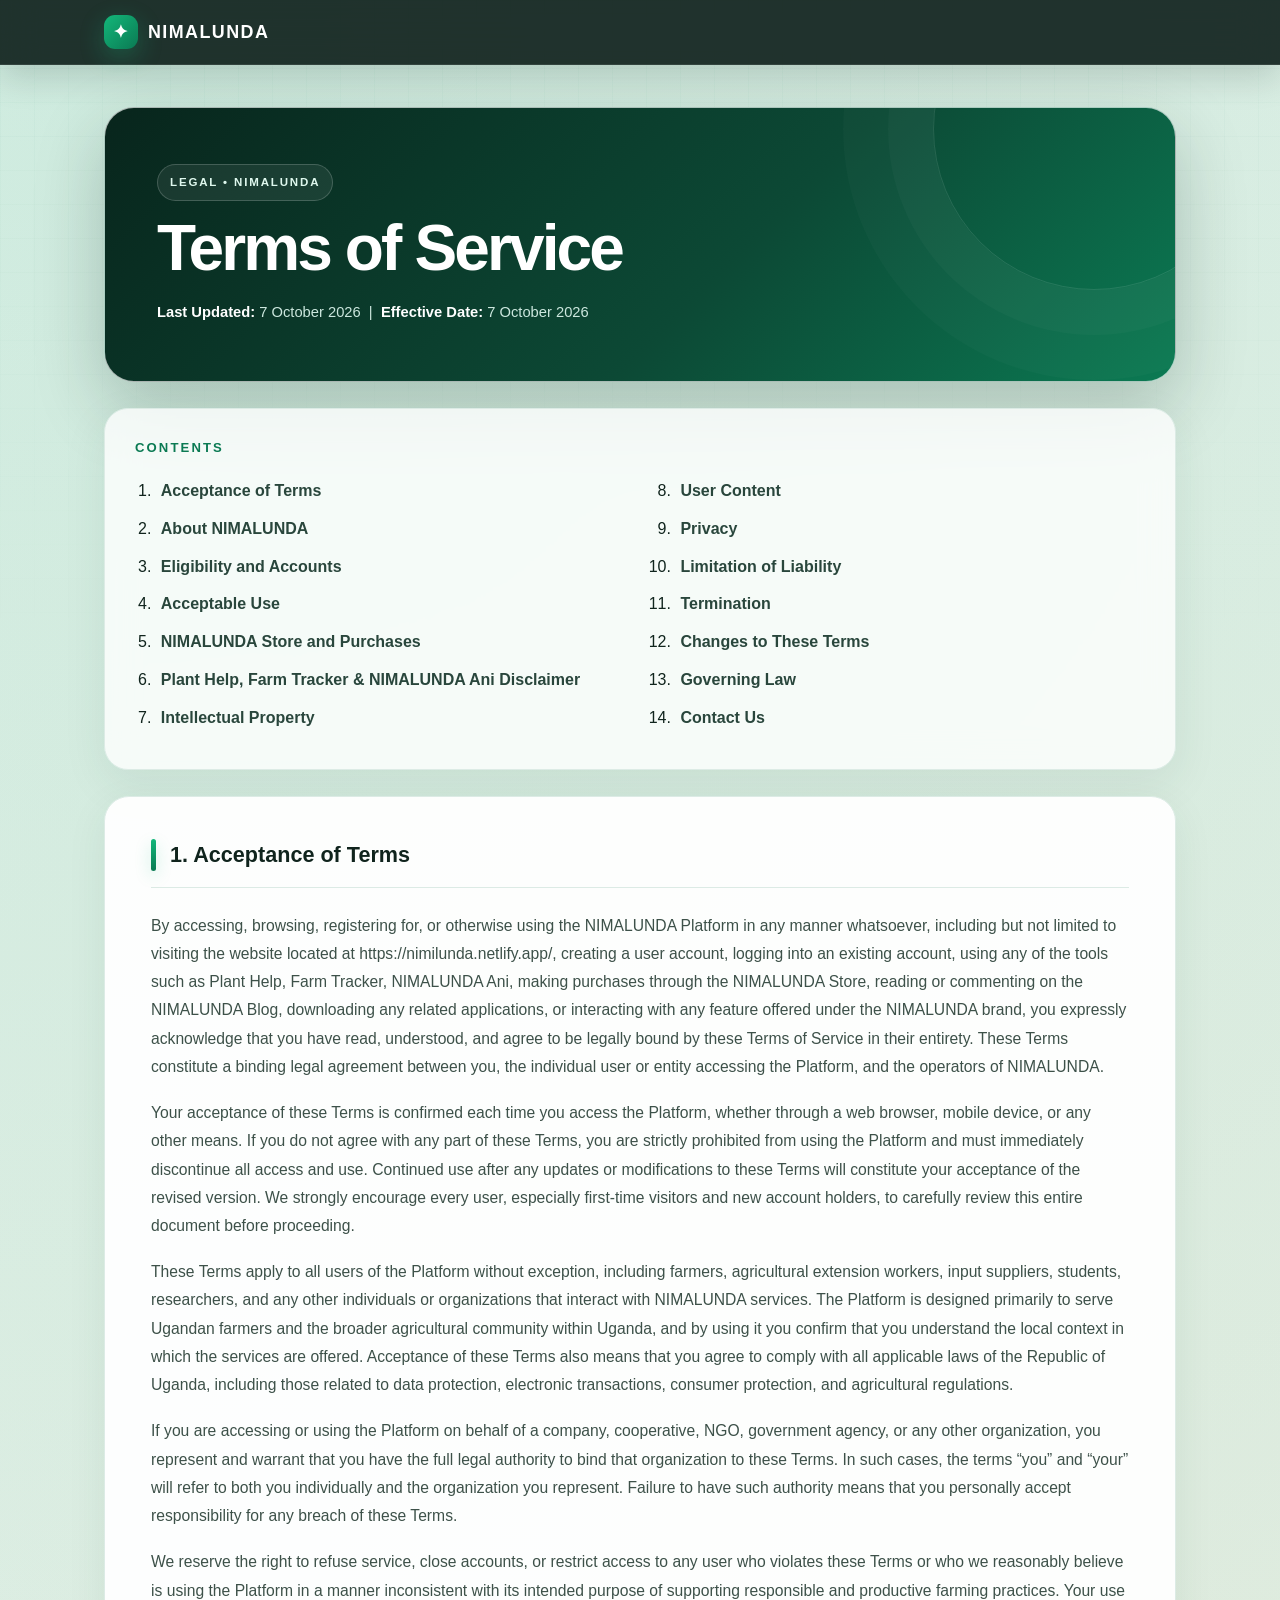
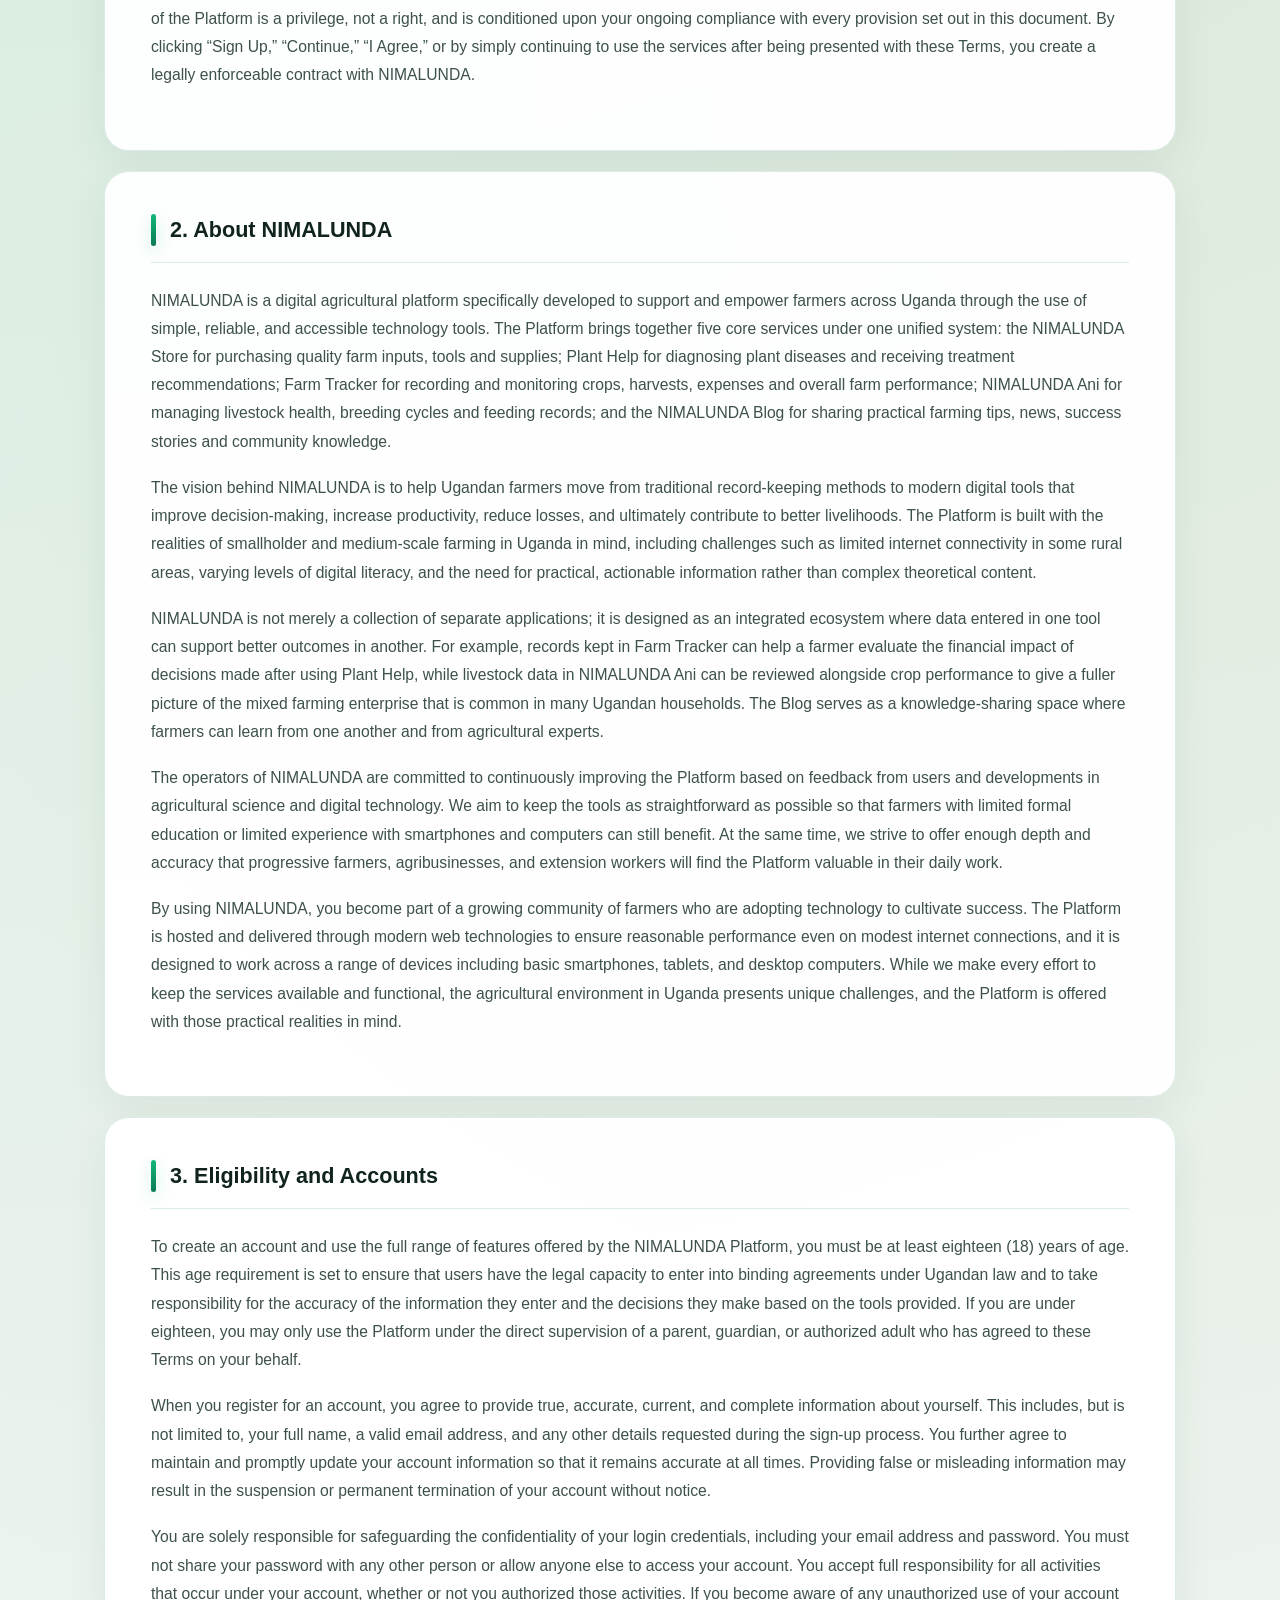
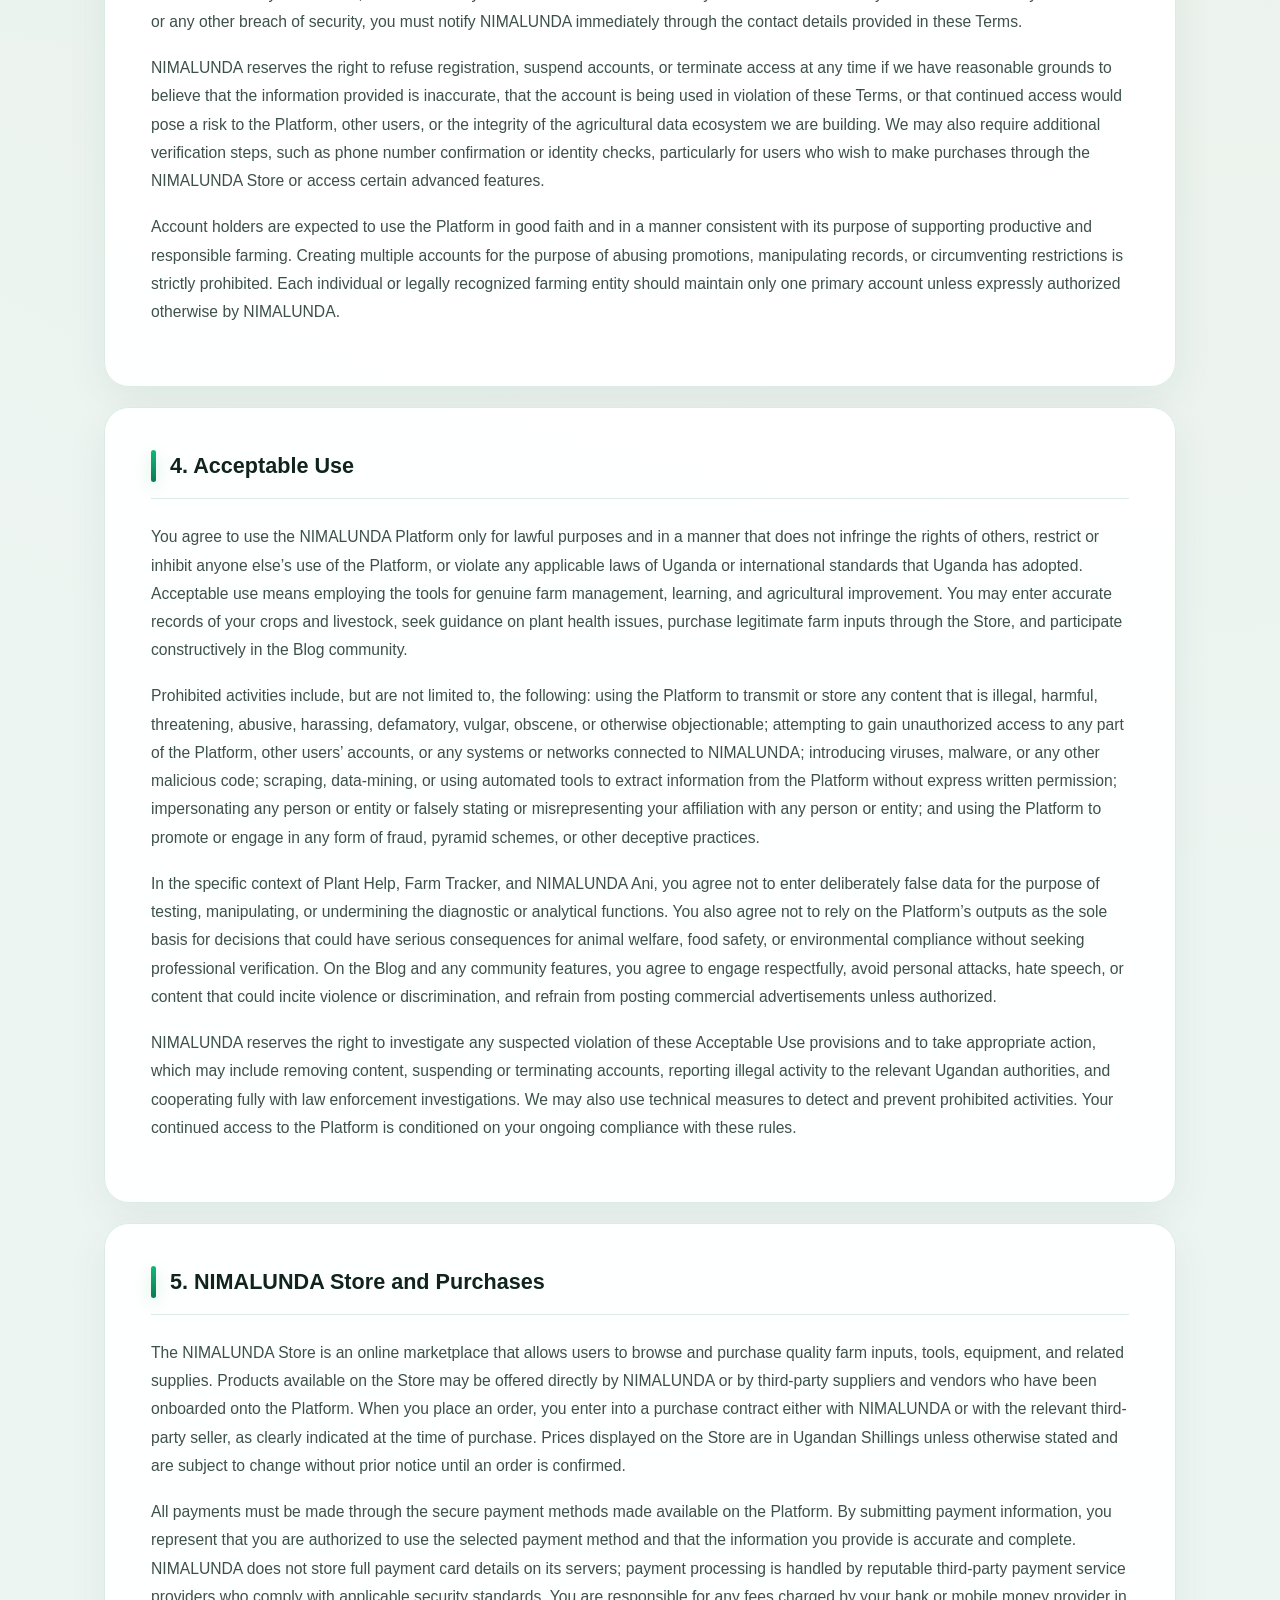
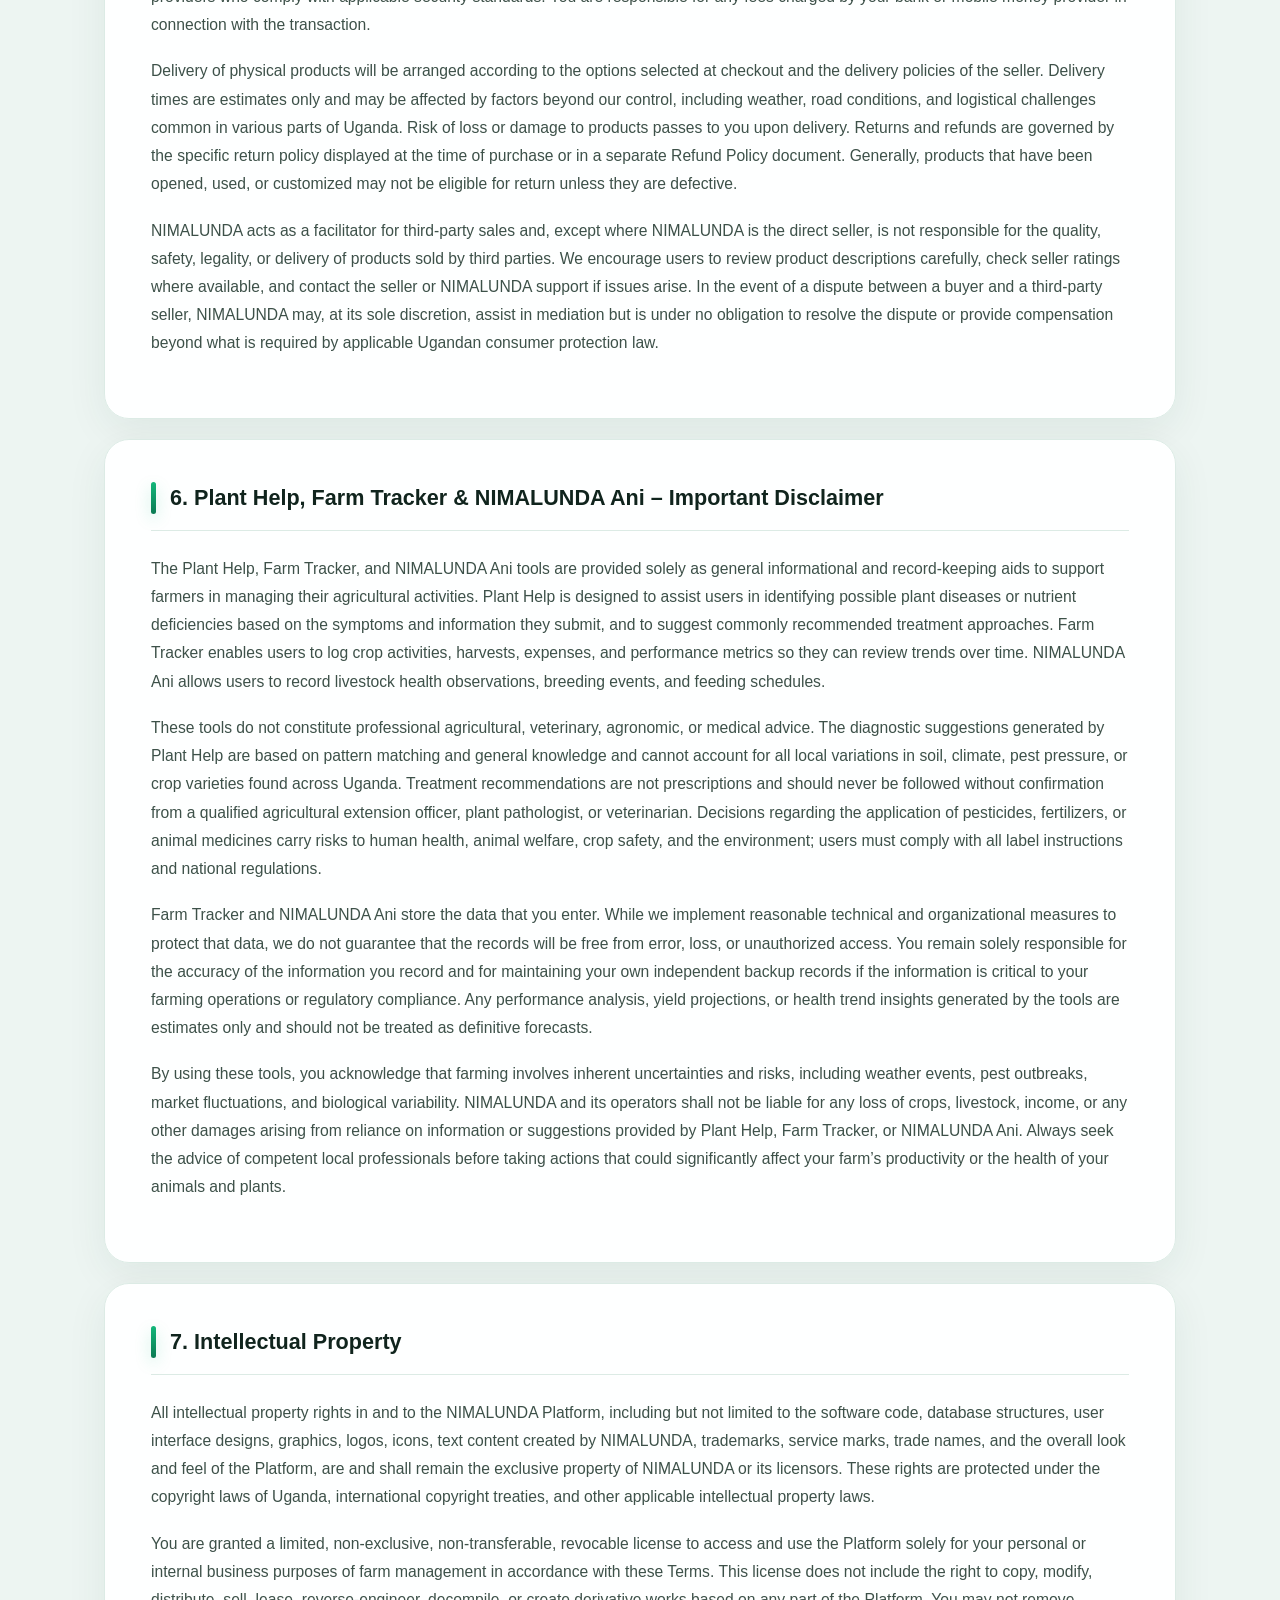
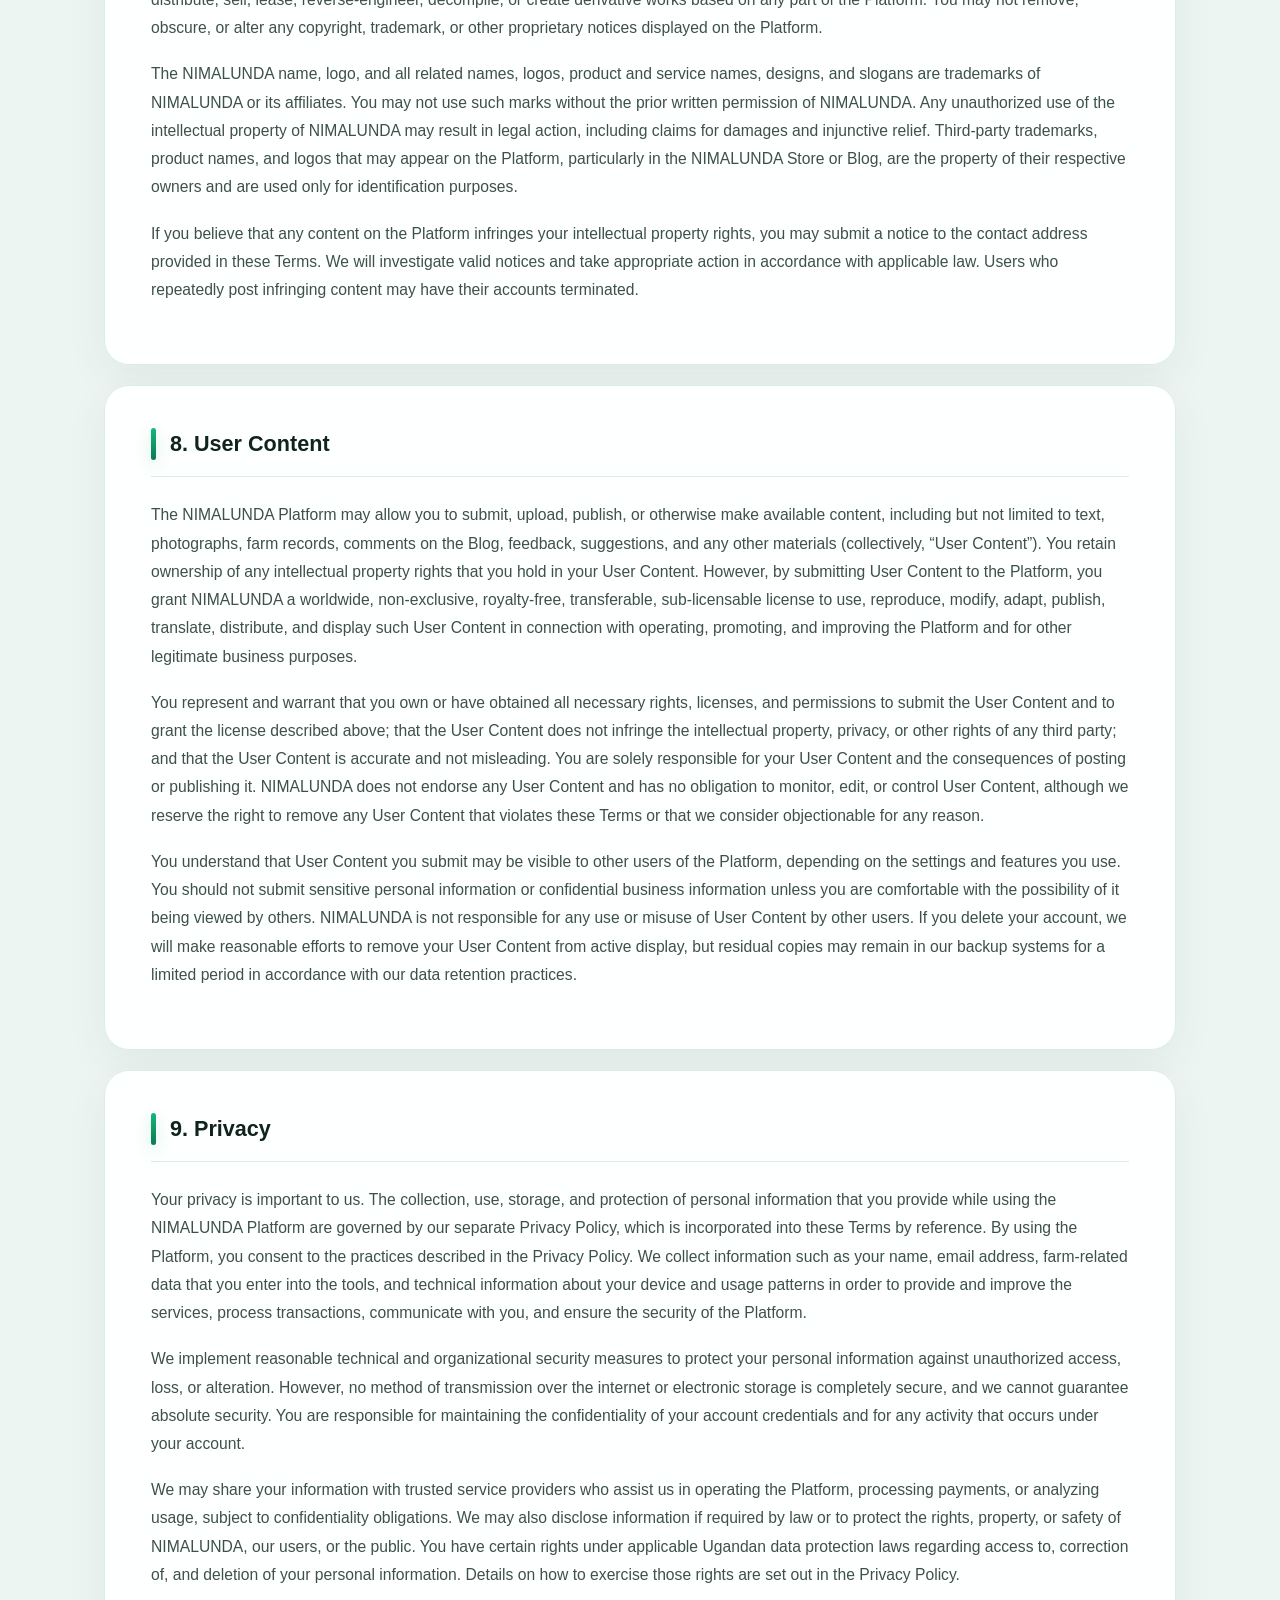
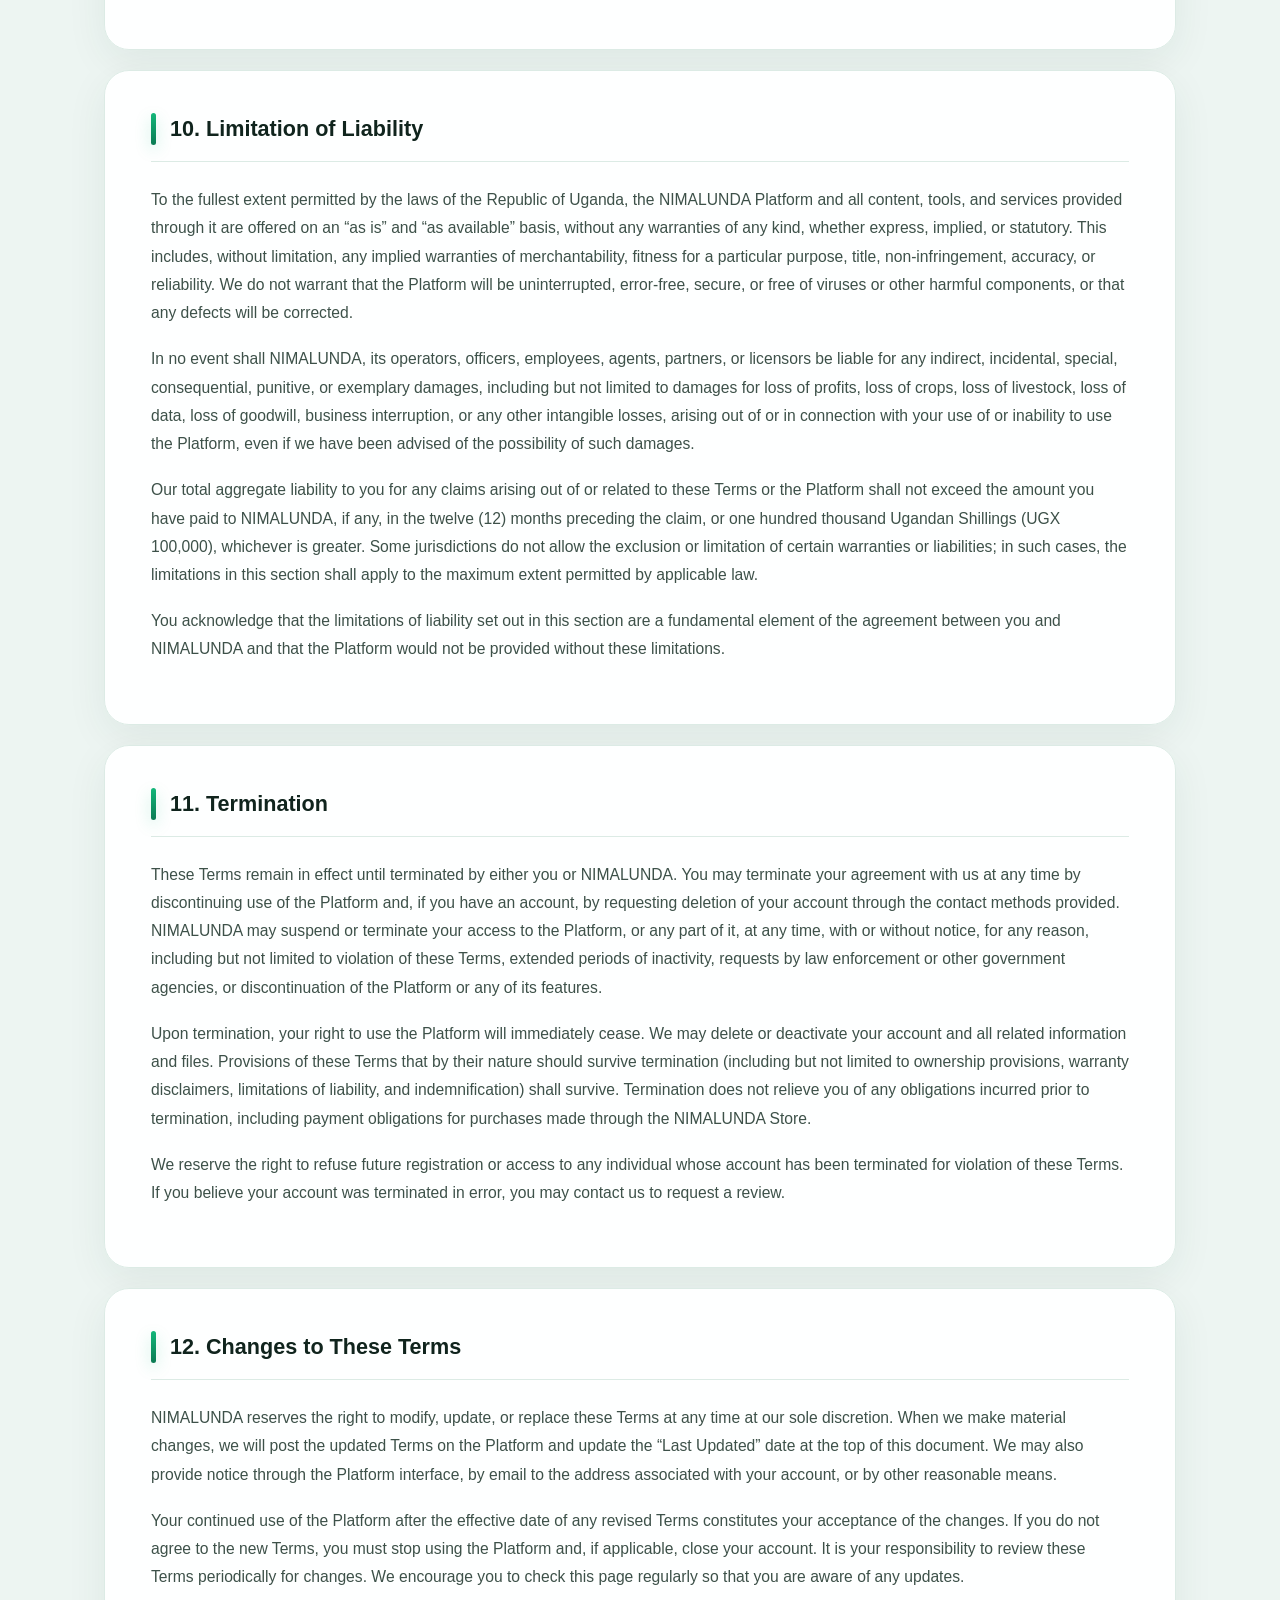
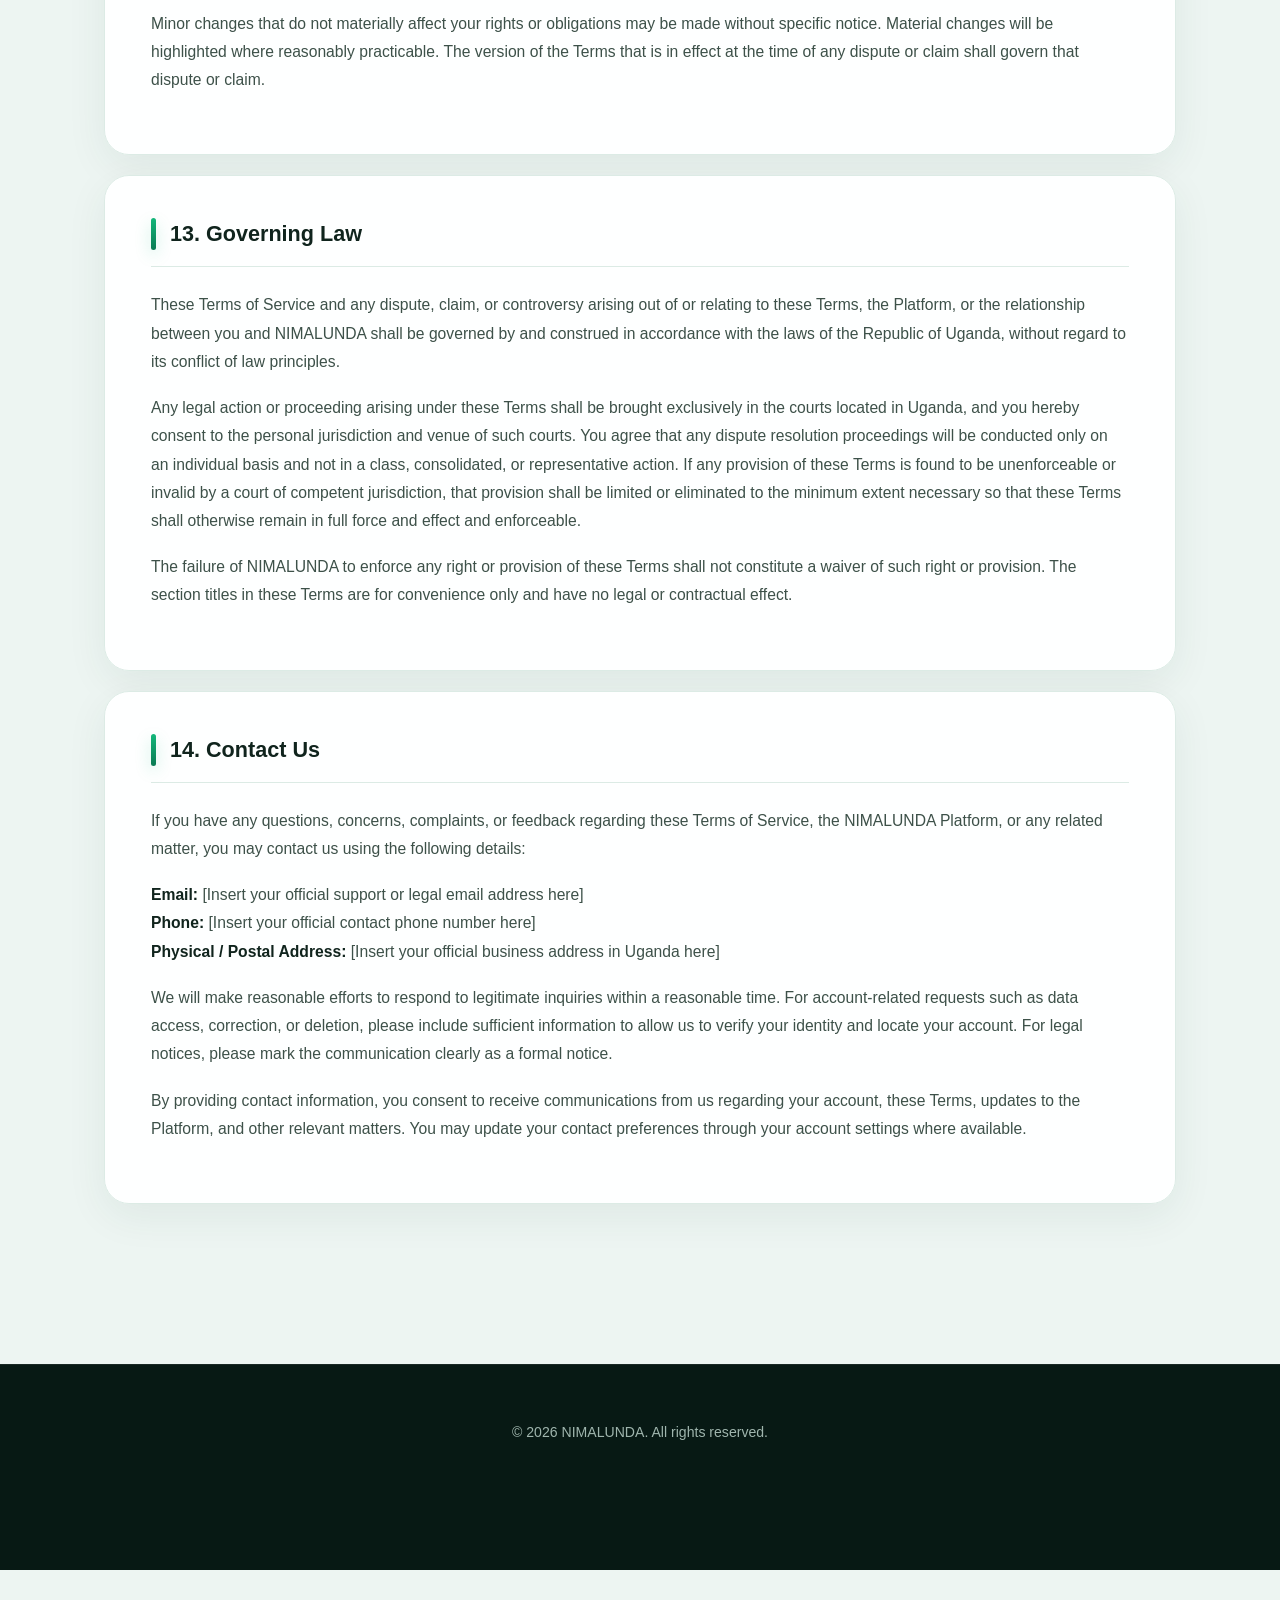
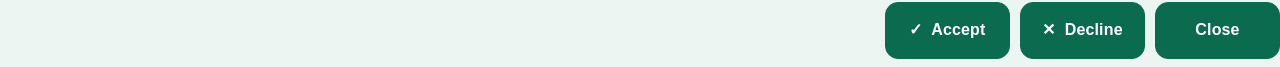
<file: public/terms.html>
<!DOCTYPE html>
<html lang="en">
<head>
  <meta charset="UTF-8" />
  <meta name="viewport" content="width=device-width, initial-scale=1.0" />
  <title>Terms of Service – NIMALUNDA</title>
  <style>
    :root{--green:#0b7a53;--green2:#13b77a;--mint:#dff8ee;--ink:#10241d;--muted:#71827b;--line:#dcebe5;--paper:#fff;--bg:#edf5f2;--dark:#071914;--gold:#d8b36a;}
    *{margin:0;padding:0;box-sizing:border-box}
    html{scroll-behavior:smooth}
    body{font-family:Inter,-apple-system,BlinkMacSystemFont,"Segoe UI",Roboto,Arial,sans-serif;line-height:1.8;color:var(--ink);background:radial-gradient(circle at 10% 0%,rgba(19,183,122,.14),transparent 30%),radial-gradient(circle at 90% 15%,rgba(216,179,106,.10),transparent 25%),var(--bg);}
    body:before{content:"";position:fixed;inset:0;pointer-events:none;background-image:linear-gradient(rgba(11,122,83,.025) 1px,transparent 1px),linear-gradient(90deg,rgba(11,122,83,.025) 1px,transparent 1px);background-size:34px 34px;mask-image:linear-gradient(to bottom,black,transparent 75%);}
    header{position:sticky;top:0;z-index:100;background:rgba(7,25,20,.88);backdrop-filter:blur(18px);-webkit-backdrop-filter:blur(18px);border-bottom:1px solid rgba(255,255,255,.09);box-shadow:0 12px 35px rgba(4,22,16,.16)}
    .header-container{max-width:1120px;margin:auto;padding:15px 24px;display:flex;justify-content:space-between;align-items:center}
    .logo{display:flex;align-items:center;gap:10px;color:#fff;text-decoration:none;font-weight:850;font-size:1.12rem;letter-spacing:.08em}.logo:before{content:"✦";display:grid;place-items:center;width:34px;height:34px;border-radius:11px;background:linear-gradient(135deg,var(--green2),var(--green));box-shadow:0 8px 24px rgba(19,183,122,.3);color:white}
    .back-link{display:inline-flex;align-items:center;gap:8px;padding:9px 15px;border:1px solid rgba(255,255,255,.14);border-radius:999px;color:#dff8ee;text-decoration:none;font-size:.88rem;font-weight:700;transition:.25s}.back-link:hover{background:rgba(255,255,255,.08);transform:translateY(-1px)}
    main{max-width:1120px;margin:auto;padding:42px 24px 140px;position:relative}
    .page-header{position:relative;overflow:hidden;padding:56px 52px;margin-bottom:26px;border:1px solid rgba(255,255,255,.65);border-radius:30px;background:linear-gradient(135deg,#08251c 0%,#0c4935 58%,#0b7a53 100%);box-shadow:0 25px 70px rgba(7,38,28,.22);color:white}.page-header:after{content:"";position:absolute;width:320px;height:320px;border:1px solid rgba(255,255,255,.11);border-radius:50%;right:-80px;top:-140px;box-shadow:0 0 0 45px rgba(255,255,255,.025),0 0 0 90px rgba(255,255,255,.02)}
    .page-header:before{content:"LEGAL • NIMALUNDA";display:inline-block;margin-bottom:15px;padding:7px 12px;border:1px solid rgba(255,255,255,.18);border-radius:999px;background:rgba(255,255,255,.07);font-size:.72rem;font-weight:800;letter-spacing:.16em;color:#dff8ee}
    .page-header h1{font-size:clamp(2.3rem,5vw,4.1rem);line-height:1.02;letter-spacing:-.045em;margin-bottom:18px;position:relative;z-index:1}.meta{color:#cce7de;font-size:.92rem;position:relative;z-index:1}.meta strong{color:#fff}
    .toc{padding:27px 30px;margin-bottom:26px;border:1px solid var(--line);border-radius:24px;background:rgba(255,255,255,.78);backdrop-filter:blur(16px);box-shadow:0 14px 45px rgba(21,66,51,.08)}.toc h2{font-size:.82rem;text-transform:uppercase;letter-spacing:.16em;color:var(--green);margin-bottom:17px}.toc ol{padding-left:1.3rem;columns:2;column-gap:50px}.toc li{margin:0 0 9px;break-inside:avoid;padding-left:5px}.toc a{color:#29463c;text-decoration:none;font-weight:600;transition:.2s}.toc a:hover{color:var(--green2);padding-left:3px}
    section{position:relative;background:rgba(255,255,255,.94);border:1px solid var(--line);border-radius:25px;padding:42px 46px;margin-bottom:20px;scroll-margin-top:90px;box-shadow:0 12px 42px rgba(23,67,52,.07);transition:transform .25s,box-shadow .25s,border-color .25s}section:hover{transform:translateY(-2px);box-shadow:0 20px 55px rgba(23,67,52,.11);border-color:#c8e2d8}
    section h2{display:flex;align-items:center;gap:14px;font-size:1.35rem;line-height:1.3;font-weight:850;color:var(--ink);margin-bottom:24px;padding-bottom:16px;border-bottom:1px solid var(--line)}section h2:before{content:"";width:5px;height:32px;border-radius:99px;background:linear-gradient(var(--green2),var(--green));box-shadow:0 5px 15px rgba(19,183,122,.25);flex:none}section p{margin-bottom:18px;color:#3d5149;font-size:.98rem}section ul,section ol{margin:14px 0 22px 1.4rem}section li{margin-bottom:8px;color:#3d5149}strong{color:var(--ink)}
    footer{text-align:center;padding:55px 24px 125px;color:#9fb5ad;font-size:.88rem;background:var(--dark);border-top:1px solid rgba(255,255,255,.07)}
    .terms-actions{
  display:flex;
  justify-content:flex-end;
  align-items:center;
  gap:10px;
  margin:32px 0 8px;
  padding:0;
  border:0;
  background:transparent;
  box-shadow:none;
  backdrop-filter:none;
  -webkit-backdrop-filter:none;
}
    .terms-actions button{appearance:none;border:0;min-width:125px;padding:13px 20px;border-radius:13px;font:inherit;font-weight:800;letter-spacing:.01em;cursor:pointer;transition:transform .2s,box-shadow .2s,background .2s}.terms-actions button:hover{
  background:#095b43;
  border-color:#095b43!important;
  transform:translateY(-1px);
  box-shadow:0 5px 14px rgba(11,107,79,.18);
}.accept-btn{
  color:#ffffff;
  background:#0b6b4f;
  border:1px solid #0b6b4f!important;
  box-shadow:none;
  align-self:center;
}.accept-btn:hover{box-shadow:0 12px 28px rgba(19,183,122,.38)}.decline-btn{
  color:#ffffff;
  background:#0b6b4f;
  border:1px solid #0b6b4f!important;
}.decline-btn:hover{background:rgba(184,52,52,.25)}.close-btn{
  color:#ffffff;
  background:#0b6b4f;
  border:1px solid #0b6b4f!important;
}.close-btn:hover{background:rgba(255,255,255,.13)}
    @media(max-width:700px){.header-container{padding:12px 16px}.back-link{font-size:.8rem;padding:8px 11px}main{padding:25px 14px 130px}.page-header{padding:38px 27px;border-radius:23px}.toc{padding:22px;border-radius:20px}.toc ol{columns:1}section{padding:30px 23px;border-radius:20px}section h2{font-size:1.2rem}.terms-actions{width:calc(100% - 24px);bottom:12px;justify-content:stretch}.terms-actions button{min-width:0;flex:1;padding:12px 8px;font-size:.82rem}.page-header h1{font-size:2.45rem}}
    @media(prefers-reduced-motion:reduce){html{scroll-behavior:auto}*,*:before,*:after{transition:none!important}}
  </style>
</head>
<body>

  <header>
    <div class="header-container">
      <a class="logo">NIMALUNDA</a>
    </div>
  </header>

  <main>
    <div class="page-header">
      <h1>Terms of Service</h1>
      <p class="meta">
        <strong>Last Updated:</strong> 7 October 2026 &nbsp;|&nbsp; 
        <strong>Effective Date:</strong> 7 October 2026
      </p>
    </div>

    <!-- Table of Contents -->
    <div class="toc">
      <h2>Contents</h2>
      <ol>
        <li><a href="#acceptance">Acceptance of Terms</a></li>
        <li><a href="#about">About NIMALUNDA</a></li>
        <li><a href="#eligibility">Eligibility and Accounts</a></li>
        <li><a href="#acceptable-use">Acceptable Use</a></li>
        <li><a href="#store">NIMALUNDA Store and Purchases</a></li>
        <li><a href="#disclaimer">Plant Help, Farm Tracker & NIMALUNDA Ani Disclaimer</a></li>
        <li><a href="#ip">Intellectual Property</a></li>
        <li><a href="#user-content">User Content</a></li>
        <li><a href="#privacy">Privacy</a></li>
        <li><a href="#liability">Limitation of Liability</a></li>
        <li><a href="#termination">Termination</a></li>
        <li><a href="#changes">Changes to These Terms</a></li>
        <li><a href="#governing-law">Governing Law</a></li>
        <li><a href="#contact">Contact Us</a></li>
      </ol>
    </div>

    <!-- SECTION 1 -->
    <section id="acceptance">
      <h2>1. Acceptance of Terms</h2>
      <p>By accessing, browsing, registering for, or otherwise using the NIMALUNDA Platform in any manner whatsoever, including but not limited to visiting the website located at https://nimilunda.netlify.app/, creating a user account, logging into an existing account, using any of the tools such as Plant Help, Farm Tracker, NIMALUNDA Ani, making purchases through the NIMALUNDA Store, reading or commenting on the NIMALUNDA Blog, downloading any related applications, or interacting with any feature offered under the NIMALUNDA brand, you expressly acknowledge that you have read, understood, and agree to be legally bound by these Terms of Service in their entirety. These Terms constitute a binding legal agreement between you, the individual user or entity accessing the Platform, and the operators of NIMALUNDA.</p>
      <p>Your acceptance of these Terms is confirmed each time you access the Platform, whether through a web browser, mobile device, or any other means. If you do not agree with any part of these Terms, you are strictly prohibited from using the Platform and must immediately discontinue all access and use. Continued use after any updates or modifications to these Terms will constitute your acceptance of the revised version. We strongly encourage every user, especially first-time visitors and new account holders, to carefully review this entire document before proceeding.</p>
      <p>These Terms apply to all users of the Platform without exception, including farmers, agricultural extension workers, input suppliers, students, researchers, and any other individuals or organizations that interact with NIMALUNDA services. The Platform is designed primarily to serve Ugandan farmers and the broader agricultural community within Uganda, and by using it you confirm that you understand the local context in which the services are offered. Acceptance of these Terms also means that you agree to comply with all applicable laws of the Republic of Uganda, including those related to data protection, electronic transactions, consumer protection, and agricultural regulations.</p>
      <p>If you are accessing or using the Platform on behalf of a company, cooperative, NGO, government agency, or any other organization, you represent and warrant that you have the full legal authority to bind that organization to these Terms. In such cases, the terms “you” and “your” will refer to both you individually and the organization you represent. Failure to have such authority means that you personally accept responsibility for any breach of these Terms.</p>
      <p>We reserve the right to refuse service, close accounts, or restrict access to any user who violates these Terms or who we reasonably believe is using the Platform in a manner inconsistent with its intended purpose of supporting responsible and productive farming practices. Your use of the Platform is a privilege, not a right, and is conditioned upon your ongoing compliance with every provision set out in this document. By clicking “Sign Up,” “Continue,” “I Agree,” or by simply continuing to use the services after being presented with these Terms, you create a legally enforceable contract with NIMALUNDA.</p>
    </section>

    <!-- SECTION 2 -->
    <section id="about">
      <h2>2. About NIMALUNDA</h2>
      <p>NIMALUNDA is a digital agricultural platform specifically developed to support and empower farmers across Uganda through the use of simple, reliable, and accessible technology tools. The Platform brings together five core services under one unified system: the NIMALUNDA Store for purchasing quality farm inputs, tools and supplies; Plant Help for diagnosing plant diseases and receiving treatment recommendations; Farm Tracker for recording and monitoring crops, harvests, expenses and overall farm performance; NIMALUNDA Ani for managing livestock health, breeding cycles and feeding records; and the NIMALUNDA Blog for sharing practical farming tips, news, success stories and community knowledge.</p>
      <p>The vision behind NIMALUNDA is to help Ugandan farmers move from traditional record-keeping methods to modern digital tools that improve decision-making, increase productivity, reduce losses, and ultimately contribute to better livelihoods. The Platform is built with the realities of smallholder and medium-scale farming in Uganda in mind, including challenges such as limited internet connectivity in some rural areas, varying levels of digital literacy, and the need for practical, actionable information rather than complex theoretical content.</p>
      <p>NIMALUNDA is not merely a collection of separate applications; it is designed as an integrated ecosystem where data entered in one tool can support better outcomes in another. For example, records kept in Farm Tracker can help a farmer evaluate the financial impact of decisions made after using Plant Help, while livestock data in NIMALUNDA Ani can be reviewed alongside crop performance to give a fuller picture of the mixed farming enterprise that is common in many Ugandan households. The Blog serves as a knowledge-sharing space where farmers can learn from one another and from agricultural experts.</p>
      <p>The operators of NIMALUNDA are committed to continuously improving the Platform based on feedback from users and developments in agricultural science and digital technology. We aim to keep the tools as straightforward as possible so that farmers with limited formal education or limited experience with smartphones and computers can still benefit. At the same time, we strive to offer enough depth and accuracy that progressive farmers, agribusinesses, and extension workers will find the Platform valuable in their daily work.</p>
      <p>By using NIMALUNDA, you become part of a growing community of farmers who are adopting technology to cultivate success. The Platform is hosted and delivered through modern web technologies to ensure reasonable performance even on modest internet connections, and it is designed to work across a range of devices including basic smartphones, tablets, and desktop computers. While we make every effort to keep the services available and functional, the agricultural environment in Uganda presents unique challenges, and the Platform is offered with those practical realities in mind.</p>
    </section>

    <!-- SECTION 3 -->
    <section id="eligibility">
      <h2>3. Eligibility and Accounts</h2>
      <p>To create an account and use the full range of features offered by the NIMALUNDA Platform, you must be at least eighteen (18) years of age. This age requirement is set to ensure that users have the legal capacity to enter into binding agreements under Ugandan law and to take responsibility for the accuracy of the information they enter and the decisions they make based on the tools provided. If you are under eighteen, you may only use the Platform under the direct supervision of a parent, guardian, or authorized adult who has agreed to these Terms on your behalf.</p>
      <p>When you register for an account, you agree to provide true, accurate, current, and complete information about yourself. This includes, but is not limited to, your full name, a valid email address, and any other details requested during the sign-up process. You further agree to maintain and promptly update your account information so that it remains accurate at all times. Providing false or misleading information may result in the suspension or permanent termination of your account without notice.</p>
      <p>You are solely responsible for safeguarding the confidentiality of your login credentials, including your email address and password. You must not share your password with any other person or allow anyone else to access your account. You accept full responsibility for all activities that occur under your account, whether or not you authorized those activities. If you become aware of any unauthorized use of your account or any other breach of security, you must notify NIMALUNDA immediately through the contact details provided in these Terms.</p>
      <p>NIMALUNDA reserves the right to refuse registration, suspend accounts, or terminate access at any time if we have reasonable grounds to believe that the information provided is inaccurate, that the account is being used in violation of these Terms, or that continued access would pose a risk to the Platform, other users, or the integrity of the agricultural data ecosystem we are building. We may also require additional verification steps, such as phone number confirmation or identity checks, particularly for users who wish to make purchases through the NIMALUNDA Store or access certain advanced features.</p>
      <p>Account holders are expected to use the Platform in good faith and in a manner consistent with its purpose of supporting productive and responsible farming. Creating multiple accounts for the purpose of abusing promotions, manipulating records, or circumventing restrictions is strictly prohibited. Each individual or legally recognized farming entity should maintain only one primary account unless expressly authorized otherwise by NIMALUNDA.</p>
    </section>

    <!-- SECTION 4 -->
    <section id="acceptable-use">
      <h2>4. Acceptable Use</h2>
      <p>You agree to use the NIMALUNDA Platform only for lawful purposes and in a manner that does not infringe the rights of others, restrict or inhibit anyone else’s use of the Platform, or violate any applicable laws of Uganda or international standards that Uganda has adopted. Acceptable use means employing the tools for genuine farm management, learning, and agricultural improvement. You may enter accurate records of your crops and livestock, seek guidance on plant health issues, purchase legitimate farm inputs through the Store, and participate constructively in the Blog community.</p>
      <p>Prohibited activities include, but are not limited to, the following: using the Platform to transmit or store any content that is illegal, harmful, threatening, abusive, harassing, defamatory, vulgar, obscene, or otherwise objectionable; attempting to gain unauthorized access to any part of the Platform, other users’ accounts, or any systems or networks connected to NIMALUNDA; introducing viruses, malware, or any other malicious code; scraping, data-mining, or using automated tools to extract information from the Platform without express written permission; impersonating any person or entity or falsely stating or misrepresenting your affiliation with any person or entity; and using the Platform to promote or engage in any form of fraud, pyramid schemes, or other deceptive practices.</p>
      <p>In the specific context of Plant Help, Farm Tracker, and NIMALUNDA Ani, you agree not to enter deliberately false data for the purpose of testing, manipulating, or undermining the diagnostic or analytical functions. You also agree not to rely on the Platform’s outputs as the sole basis for decisions that could have serious consequences for animal welfare, food safety, or environmental compliance without seeking professional verification. On the Blog and any community features, you agree to engage respectfully, avoid personal attacks, hate speech, or content that could incite violence or discrimination, and refrain from posting commercial advertisements unless authorized.</p>
      <p>NIMALUNDA reserves the right to investigate any suspected violation of these Acceptable Use provisions and to take appropriate action, which may include removing content, suspending or terminating accounts, reporting illegal activity to the relevant Ugandan authorities, and cooperating fully with law enforcement investigations. We may also use technical measures to detect and prevent prohibited activities. Your continued access to the Platform is conditioned on your ongoing compliance with these rules.</p>
    </section>

    <!-- SECTION 5 -->
    <section id="store">
      <h2>5. NIMALUNDA Store and Purchases</h2>
      <p>The NIMALUNDA Store is an online marketplace that allows users to browse and purchase quality farm inputs, tools, equipment, and related supplies. Products available on the Store may be offered directly by NIMALUNDA or by third-party suppliers and vendors who have been onboarded onto the Platform. When you place an order, you enter into a purchase contract either with NIMALUNDA or with the relevant third-party seller, as clearly indicated at the time of purchase. Prices displayed on the Store are in Ugandan Shillings unless otherwise stated and are subject to change without prior notice until an order is confirmed.</p>
      <p>All payments must be made through the secure payment methods made available on the Platform. By submitting payment information, you represent that you are authorized to use the selected payment method and that the information you provide is accurate and complete. NIMALUNDA does not store full payment card details on its servers; payment processing is handled by reputable third-party payment service providers who comply with applicable security standards. You are responsible for any fees charged by your bank or mobile money provider in connection with the transaction.</p>
      <p>Delivery of physical products will be arranged according to the options selected at checkout and the delivery policies of the seller. Delivery times are estimates only and may be affected by factors beyond our control, including weather, road conditions, and logistical challenges common in various parts of Uganda. Risk of loss or damage to products passes to you upon delivery. Returns and refunds are governed by the specific return policy displayed at the time of purchase or in a separate Refund Policy document. Generally, products that have been opened, used, or customized may not be eligible for return unless they are defective.</p>
      <p>NIMALUNDA acts as a facilitator for third-party sales and, except where NIMALUNDA is the direct seller, is not responsible for the quality, safety, legality, or delivery of products sold by third parties. We encourage users to review product descriptions carefully, check seller ratings where available, and contact the seller or NIMALUNDA support if issues arise. In the event of a dispute between a buyer and a third-party seller, NIMALUNDA may, at its sole discretion, assist in mediation but is under no obligation to resolve the dispute or provide compensation beyond what is required by applicable Ugandan consumer protection law.</p>
    </section>

    <!-- SECTION 6 -->
    <section id="disclaimer">
      <h2>6. Plant Help, Farm Tracker & NIMALUNDA Ani – Important Disclaimer</h2>
      <p>The Plant Help, Farm Tracker, and NIMALUNDA Ani tools are provided solely as general informational and record-keeping aids to support farmers in managing their agricultural activities. Plant Help is designed to assist users in identifying possible plant diseases or nutrient deficiencies based on the symptoms and information they submit, and to suggest commonly recommended treatment approaches. Farm Tracker enables users to log crop activities, harvests, expenses, and performance metrics so they can review trends over time. NIMALUNDA Ani allows users to record livestock health observations, breeding events, and feeding schedules.</p>
      <p>These tools do not constitute professional agricultural, veterinary, agronomic, or medical advice. The diagnostic suggestions generated by Plant Help are based on pattern matching and general knowledge and cannot account for all local variations in soil, climate, pest pressure, or crop varieties found across Uganda. Treatment recommendations are not prescriptions and should never be followed without confirmation from a qualified agricultural extension officer, plant pathologist, or veterinarian. Decisions regarding the application of pesticides, fertilizers, or animal medicines carry risks to human health, animal welfare, crop safety, and the environment; users must comply with all label instructions and national regulations.</p>
      <p>Farm Tracker and NIMALUNDA Ani store the data that you enter. While we implement reasonable technical and organizational measures to protect that data, we do not guarantee that the records will be free from error, loss, or unauthorized access. You remain solely responsible for the accuracy of the information you record and for maintaining your own independent backup records if the information is critical to your farming operations or regulatory compliance. Any performance analysis, yield projections, or health trend insights generated by the tools are estimates only and should not be treated as definitive forecasts.</p>
      <p>By using these tools, you acknowledge that farming involves inherent uncertainties and risks, including weather events, pest outbreaks, market fluctuations, and biological variability. NIMALUNDA and its operators shall not be liable for any loss of crops, livestock, income, or any other damages arising from reliance on information or suggestions provided by Plant Help, Farm Tracker, or NIMALUNDA Ani. Always seek the advice of competent local professionals before taking actions that could significantly affect your farm’s productivity or the health of your animals and plants.</p>
    </section>

    <!-- SECTION 7 -->
    <section id="ip">
      <h2>7. Intellectual Property</h2>
      <p>All intellectual property rights in and to the NIMALUNDA Platform, including but not limited to the software code, database structures, user interface designs, graphics, logos, icons, text content created by NIMALUNDA, trademarks, service marks, trade names, and the overall look and feel of the Platform, are and shall remain the exclusive property of NIMALUNDA or its licensors. These rights are protected under the copyright laws of Uganda, international copyright treaties, and other applicable intellectual property laws.</p>
      <p>You are granted a limited, non-exclusive, non-transferable, revocable license to access and use the Platform solely for your personal or internal business purposes of farm management in accordance with these Terms. This license does not include the right to copy, modify, distribute, sell, lease, reverse-engineer, decompile, or create derivative works based on any part of the Platform. You may not remove, obscure, or alter any copyright, trademark, or other proprietary notices displayed on the Platform.</p>
      <p>The NIMALUNDA name, logo, and all related names, logos, product and service names, designs, and slogans are trademarks of NIMALUNDA or its affiliates. You may not use such marks without the prior written permission of NIMALUNDA. Any unauthorized use of the intellectual property of NIMALUNDA may result in legal action, including claims for damages and injunctive relief. Third-party trademarks, product names, and logos that may appear on the Platform, particularly in the NIMALUNDA Store or Blog, are the property of their respective owners and are used only for identification purposes.</p>
      <p>If you believe that any content on the Platform infringes your intellectual property rights, you may submit a notice to the contact address provided in these Terms. We will investigate valid notices and take appropriate action in accordance with applicable law. Users who repeatedly post infringing content may have their accounts terminated.</p>
    </section>

    <!-- SECTION 8 -->
    <section id="user-content">
      <h2>8. User Content</h2>
      <p>The NIMALUNDA Platform may allow you to submit, upload, publish, or otherwise make available content, including but not limited to text, photographs, farm records, comments on the Blog, feedback, suggestions, and any other materials (collectively, “User Content”). You retain ownership of any intellectual property rights that you hold in your User Content. However, by submitting User Content to the Platform, you grant NIMALUNDA a worldwide, non-exclusive, royalty-free, transferable, sub-licensable license to use, reproduce, modify, adapt, publish, translate, distribute, and display such User Content in connection with operating, promoting, and improving the Platform and for other legitimate business purposes.</p>
      <p>You represent and warrant that you own or have obtained all necessary rights, licenses, and permissions to submit the User Content and to grant the license described above; that the User Content does not infringe the intellectual property, privacy, or other rights of any third party; and that the User Content is accurate and not misleading. You are solely responsible for your User Content and the consequences of posting or publishing it. NIMALUNDA does not endorse any User Content and has no obligation to monitor, edit, or control User Content, although we reserve the right to remove any User Content that violates these Terms or that we consider objectionable for any reason.</p>
      <p>You understand that User Content you submit may be visible to other users of the Platform, depending on the settings and features you use. You should not submit sensitive personal information or confidential business information unless you are comfortable with the possibility of it being viewed by others. NIMALUNDA is not responsible for any use or misuse of User Content by other users. If you delete your account, we will make reasonable efforts to remove your User Content from active display, but residual copies may remain in our backup systems for a limited period in accordance with our data retention practices.</p>
    </section>

    <!-- SECTION 9 -->
    <section id="privacy">
      <h2>9. Privacy</h2>
      <p>Your privacy is important to us. The collection, use, storage, and protection of personal information that you provide while using the NIMALUNDA Platform are governed by our separate Privacy Policy, which is incorporated into these Terms by reference. By using the Platform, you consent to the practices described in the Privacy Policy. We collect information such as your name, email address, farm-related data that you enter into the tools, and technical information about your device and usage patterns in order to provide and improve the services, process transactions, communicate with you, and ensure the security of the Platform.</p>
      <p>We implement reasonable technical and organizational security measures to protect your personal information against unauthorized access, loss, or alteration. However, no method of transmission over the internet or electronic storage is completely secure, and we cannot guarantee absolute security. You are responsible for maintaining the confidentiality of your account credentials and for any activity that occurs under your account.</p>
      <p>We may share your information with trusted service providers who assist us in operating the Platform, processing payments, or analyzing usage, subject to confidentiality obligations. We may also disclose information if required by law or to protect the rights, property, or safety of NIMALUNDA, our users, or the public. You have certain rights under applicable Ugandan data protection laws regarding access to, correction of, and deletion of your personal information. Details on how to exercise those rights are set out in the Privacy Policy.</p>
    </section>

    <!-- SECTION 10 -->
    <section id="liability">
      <h2>10. Limitation of Liability</h2>
      <p>To the fullest extent permitted by the laws of the Republic of Uganda, the NIMALUNDA Platform and all content, tools, and services provided through it are offered on an “as is” and “as available” basis, without any warranties of any kind, whether express, implied, or statutory. This includes, without limitation, any implied warranties of merchantability, fitness for a particular purpose, title, non-infringement, accuracy, or reliability. We do not warrant that the Platform will be uninterrupted, error-free, secure, or free of viruses or other harmful components, or that any defects will be corrected.</p>
      <p>In no event shall NIMALUNDA, its operators, officers, employees, agents, partners, or licensors be liable for any indirect, incidental, special, consequential, punitive, or exemplary damages, including but not limited to damages for loss of profits, loss of crops, loss of livestock, loss of data, loss of goodwill, business interruption, or any other intangible losses, arising out of or in connection with your use of or inability to use the Platform, even if we have been advised of the possibility of such damages.</p>
      <p>Our total aggregate liability to you for any claims arising out of or related to these Terms or the Platform shall not exceed the amount you have paid to NIMALUNDA, if any, in the twelve (12) months preceding the claim, or one hundred thousand Ugandan Shillings (UGX 100,000), whichever is greater. Some jurisdictions do not allow the exclusion or limitation of certain warranties or liabilities; in such cases, the limitations in this section shall apply to the maximum extent permitted by applicable law.</p>
      <p>You acknowledge that the limitations of liability set out in this section are a fundamental element of the agreement between you and NIMALUNDA and that the Platform would not be provided without these limitations.</p>
    </section>

    <!-- SECTION 11 -->
    <section id="termination">
      <h2>11. Termination</h2>
      <p>These Terms remain in effect until terminated by either you or NIMALUNDA. You may terminate your agreement with us at any time by discontinuing use of the Platform and, if you have an account, by requesting deletion of your account through the contact methods provided. NIMALUNDA may suspend or terminate your access to the Platform, or any part of it, at any time, with or without notice, for any reason, including but not limited to violation of these Terms, extended periods of inactivity, requests by law enforcement or other government agencies, or discontinuation of the Platform or any of its features.</p>
      <p>Upon termination, your right to use the Platform will immediately cease. We may delete or deactivate your account and all related information and files. Provisions of these Terms that by their nature should survive termination (including but not limited to ownership provisions, warranty disclaimers, limitations of liability, and indemnification) shall survive. Termination does not relieve you of any obligations incurred prior to termination, including payment obligations for purchases made through the NIMALUNDA Store.</p>
      <p>We reserve the right to refuse future registration or access to any individual whose account has been terminated for violation of these Terms. If you believe your account was terminated in error, you may contact us to request a review.</p>
    </section>

    <!-- SECTION 12 -->
    <section id="changes">
      <h2>12. Changes to These Terms</h2>
      <p>NIMALUNDA reserves the right to modify, update, or replace these Terms at any time at our sole discretion. When we make material changes, we will post the updated Terms on the Platform and update the “Last Updated” date at the top of this document. We may also provide notice through the Platform interface, by email to the address associated with your account, or by other reasonable means.</p>
      <p>Your continued use of the Platform after the effective date of any revised Terms constitutes your acceptance of the changes. If you do not agree to the new Terms, you must stop using the Platform and, if applicable, close your account. It is your responsibility to review these Terms periodically for changes. We encourage you to check this page regularly so that you are aware of any updates.</p>
      <p>Minor changes that do not materially affect your rights or obligations may be made without specific notice. Material changes will be highlighted where reasonably practicable. The version of the Terms that is in effect at the time of any dispute or claim shall govern that dispute or claim.</p>
    </section>

    <!-- SECTION 13 -->
    <section id="governing-law">
      <h2>13. Governing Law</h2>
      <p>These Terms of Service and any dispute, claim, or controversy arising out of or relating to these Terms, the Platform, or the relationship between you and NIMALUNDA shall be governed by and construed in accordance with the laws of the Republic of Uganda, without regard to its conflict of law principles.</p>
      <p>Any legal action or proceeding arising under these Terms shall be brought exclusively in the courts located in Uganda, and you hereby consent to the personal jurisdiction and venue of such courts. You agree that any dispute resolution proceedings will be conducted only on an individual basis and not in a class, consolidated, or representative action. If any provision of these Terms is found to be unenforceable or invalid by a court of competent jurisdiction, that provision shall be limited or eliminated to the minimum extent necessary so that these Terms shall otherwise remain in full force and effect and enforceable.</p>
      <p>The failure of NIMALUNDA to enforce any right or provision of these Terms shall not constitute a waiver of such right or provision. The section titles in these Terms are for convenience only and have no legal or contractual effect.</p>
    </section>

    <!-- SECTION 14 -->
    <section id="contact">
      <h2>14. Contact Us</h2>
      <p>If you have any questions, concerns, complaints, or feedback regarding these Terms of Service, the NIMALUNDA Platform, or any related matter, you may contact us using the following details:</p>
      <p>
        <strong>Email:</strong> [Insert your official support or legal email address here]<br>
        <strong>Phone:</strong> [Insert your official contact phone number here]<br>
        <strong>Physical / Postal Address:</strong> [Insert your official business address in Uganda here]
      </p>
      <p>We will make reasonable efforts to respond to legitimate inquiries within a reasonable time. For account-related requests such as data access, correction, or deletion, please include sufficient information to allow us to verify your identity and locate your account. For legal notices, please mark the communication clearly as a formal notice.</p>
      <p>By providing contact information, you consent to receive communications from us regarding your account, these Terms, updates to the Platform, and other relevant matters. You may update your contact preferences through your account settings where available.</p>
    </section>

  </main>

  <footer>
    <p>© 2026 NIMALUNDA. All rights reserved.</p>
  </footer>

  <div class="terms-actions" role="group" aria-label="Terms actions">
    <button class="accept-btn" onclick="acceptTerms()">✓ &nbsp;Accept</button>
    <button class="decline-btn" onclick="declineTerms()">✕ &nbsp;Decline</button>
    <button class="close-btn" onclick="closeTerms()">Close</button>
  </div>

  <script>
    function sendDecision(type){
      if(window.parent && window.parent!==window){
        window.parent.postMessage({type:type}, window.location.origin); return;
      }
      if(window.opener && !window.opener.closed){
        window.opener.postMessage({type:type}, window.location.origin);
        window.close();
      }else{
        history.back();
      }
    }
    function acceptTerms(){sendDecision('termsAccepted')}
    function declineTerms(){sendDecision('termsDeclined')}
    function closeTerms(){
      if(window.parent && window.parent!==window){window.parent.postMessage({type:'termsClosed'}, window.location.origin);return;}
      if(window.opener && !window.opener.closed) window.close();
      else history.back();
    }
  </script>

</body>
</html>
</file>
